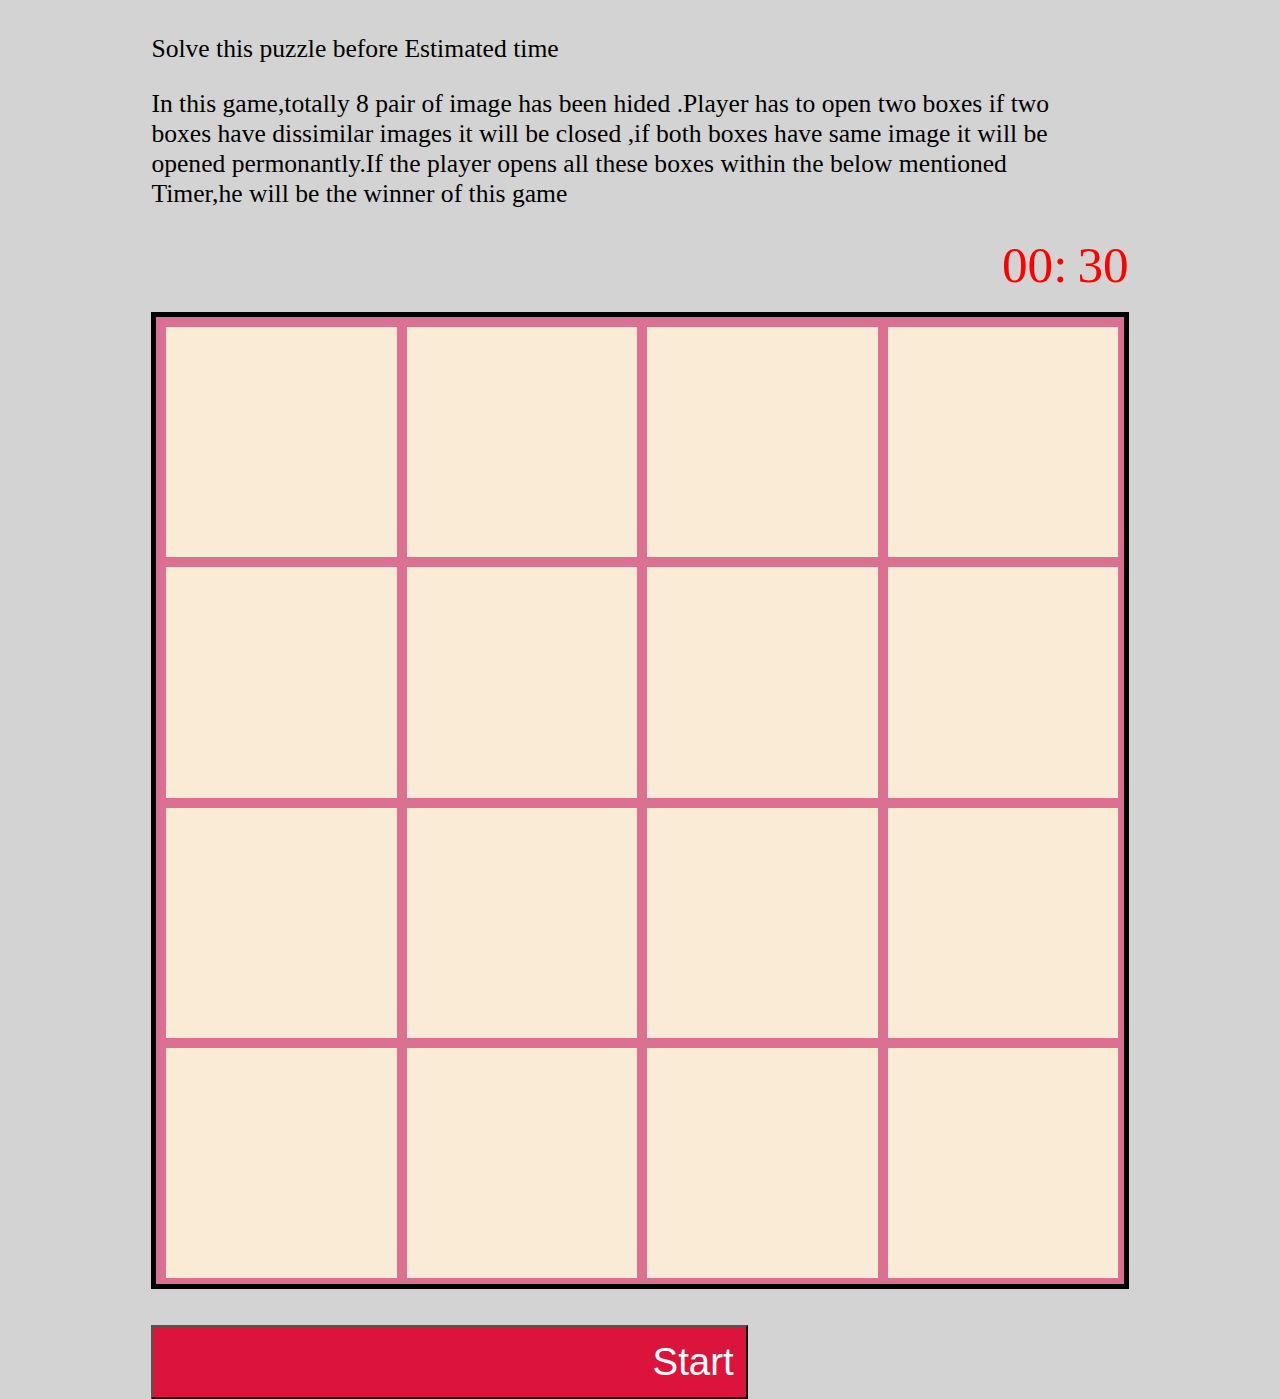
<file: index.htm>
<!DOCTYPE html>
<html lang="en">
<head>
    <meta charset="UTF-8">
    <meta name="viewport" content="width=device-width, initial-scale=1.0">
    <title>Memory power Game</title>
    <link rel="stylesheet" href="mindgame.css">
    
</head>
<body>
    <p>Solve this puzzle before Estimated time</p>
    <p>In this game,totally 8 pair of image has been hided .Player has to open two boxes if two boxes have dissimilar images it will be closed ,if both boxes have same image it will be opened permonantly.If the player opens all these boxes within the below mentioned Timer,he will be the winner of this game</p>

    <div id="timer">
        <div id="mins">00:</div>
        <div></div>
        <div id="secs">30</div>
    </div>
    <br>
    <div id="container">
        <div class="rows1">
            <div class="image" id="img1"></div>
            <div class="image" id="img2"></div>
            <div class="image" id="img3"></div>
            <div class="image" id="img4"></div>
        </div>
        <div class="rows2">
            <div class="image" id="img5"></div>
            <div class="image" id="img6"></div>
            <div class="image" id="img7"></div>
            <div class="image" id="img8"></div>
        </div>
        <div class="rows3">
            <div class="image" id="img9"></div>
            <div class="image" id="img10"></div>
            <div class="image" id="img11"></div>
            <div class="image" id="img12"></div>
        </div>
        <div class="rows4">
            <div class="image" id="img13"></div>
            <div class="image" id="img14"></div>
            <div class="image" id="img15"></div>
            <div class="image" id="img16"></div>
        </div>
    </div>
    <br>
    <br>
    <button id="strt">Start</button>
    <script src="mindgame.js"></script>
</body>
</html>
</file>
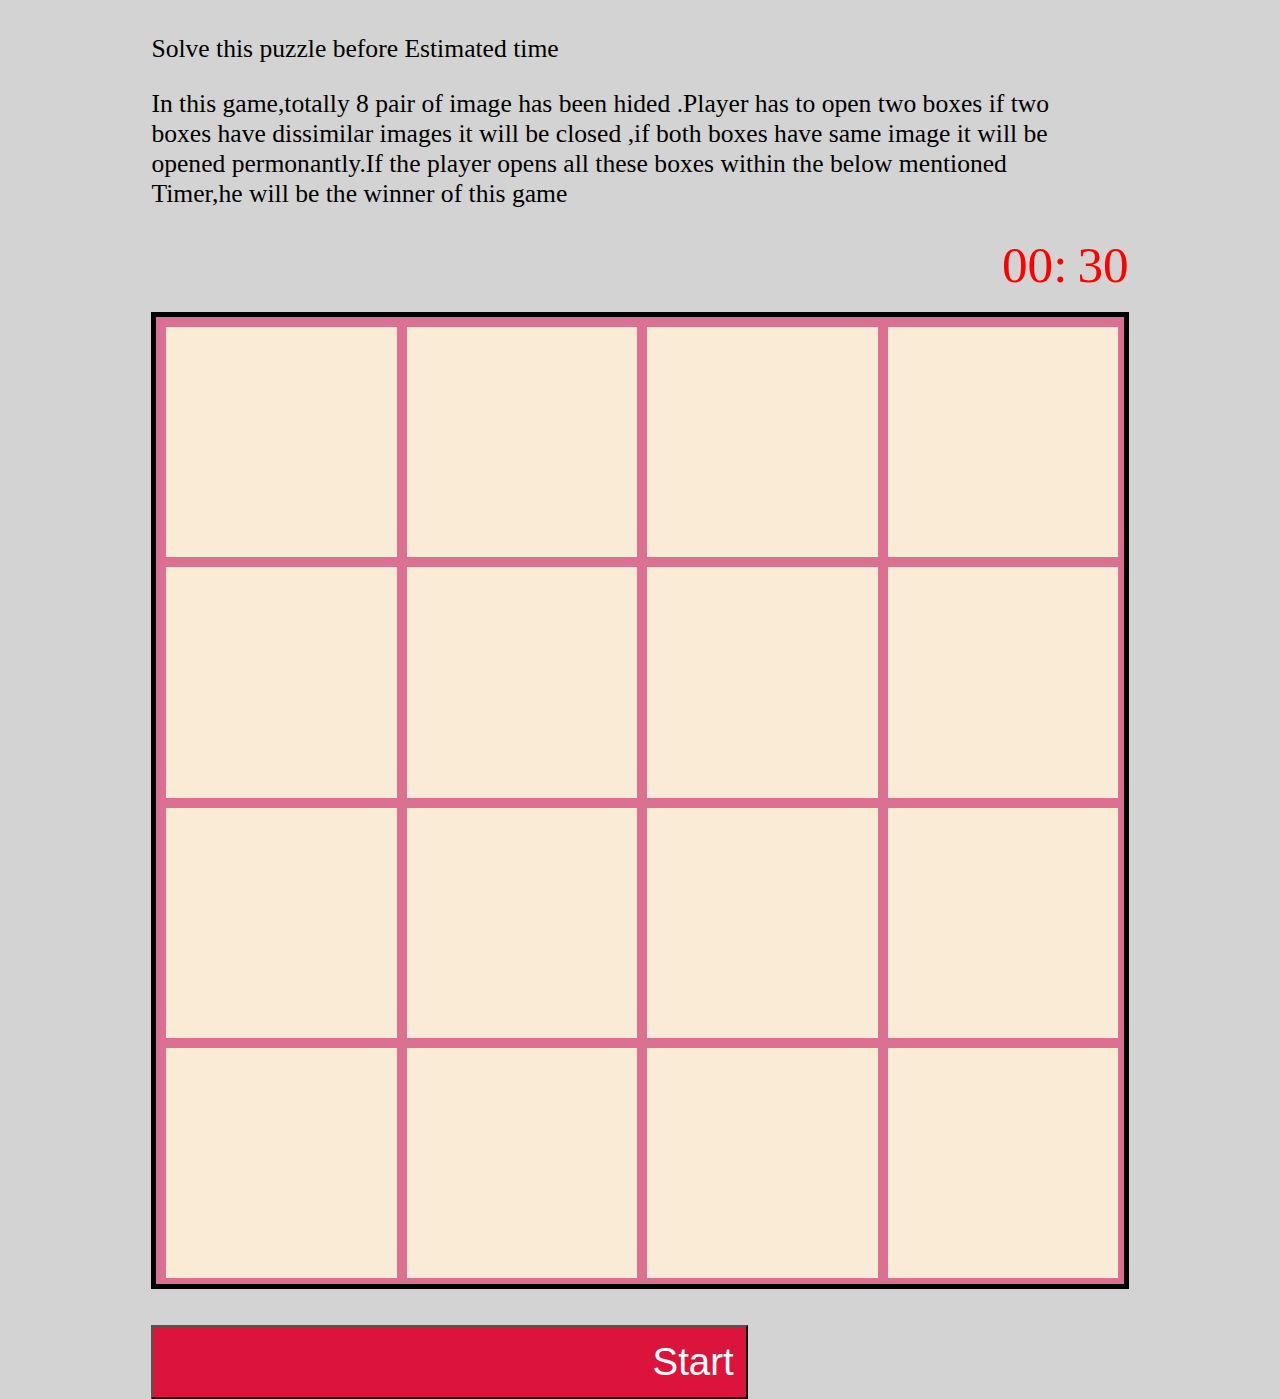
<file: index.html>
<!DOCTYPE html>
<html lang="en">
<head>
    <meta charset="UTF-8">
    <meta name="viewport" content="width=device-width, initial-scale=1.0">
    <title>Memory power Game</title>
    <link rel="stylesheet" href="mindgame.css">
    
</head>
<body>
    <p>Solve this puzzle before Estimated time</p>
    <p>In this game,totally 8 pair of image has been hided .Player has to open two boxes if two boxes have dissimilar images it will be closed ,if both boxes have same image it will be opened permonantly.If the player opens all these boxes within the below mentioned Timer,he will be the winner of this game</p>

    <div id="timer">
        <div id="mins">00:</div>
        <div></div>
        <div id="secs">30</div>
    </div>
    <br>
    <div id="container">
        <div class="rows1">
            <div class="image" id="img1"></div>
            <div class="image" id="img2"></div>
            <div class="image" id="img3"></div>
            <div class="image" id="img4"></div>
        </div>
        <div class="rows2">
            <div class="image" id="img5"></div>
            <div class="image" id="img6"></div>
            <div class="image" id="img7"></div>
            <div class="image" id="img8"></div>
        </div>
        <div class="rows3">
            <div class="image" id="img9"></div>
            <div class="image" id="img10"></div>
            <div class="image" id="img11"></div>
            <div class="image" id="img12"></div>
        </div>
        <div class="rows4">
            <div class="image" id="img13"></div>
            <div class="image" id="img14"></div>
            <div class="image" id="img15"></div>
            <div class="image" id="img16"></div>
        </div>
    </div>
    <br>
    <br>
    <button id="strt">Start</button>
    <script src="mindgame.js"></script>
</body>
</html>
</file>
<file: mindgame.css>
html
{
    display:flex;
    align-items:center;
    justify-content: center;
    background-color: lightgrey;
}
body
{
    flex-direction: column;
    justify-content: center;
    align-items: center;
    flex-direction: column;
    row-gap:40vw;
    position:relative;
}
#container
{
    background-color: palevioletred;
    height:74vw;
    width:74vw;
    display:flex;
    flex-direction: row;
    border:5px solid black;
    padding:10px;
}
.image
{
    background-color: antiquewhite;
    height: 18vw;
    width:18vw;
    margin-right: 10px;
    margin-bottom: 10px;
    cursor: pointer;
    text-align: center;
    display: flex;
    justify-content: center;
    align-items: center;
    overflow: hidden;
}
.cards
{
    display:none;
    height:18vw;
    width:18vw;
}
#timer
{
    color:red;
    display:flex;
    font-size: 4vw;
    column-gap: 5px;
    justify-content: right;
    text-align: right;
    align-items: end;
}
p{
    font-size: 2vw;
    width:74vw;
}
#strt
{
    flex-direction: row;
    font-size: 3vw;
    background-color: crimson;
    color:white;
    padding:1vw 1vw;
    position: absolute;
    text-indent: 38vw;
    cursor: pointer;
}
</file>
